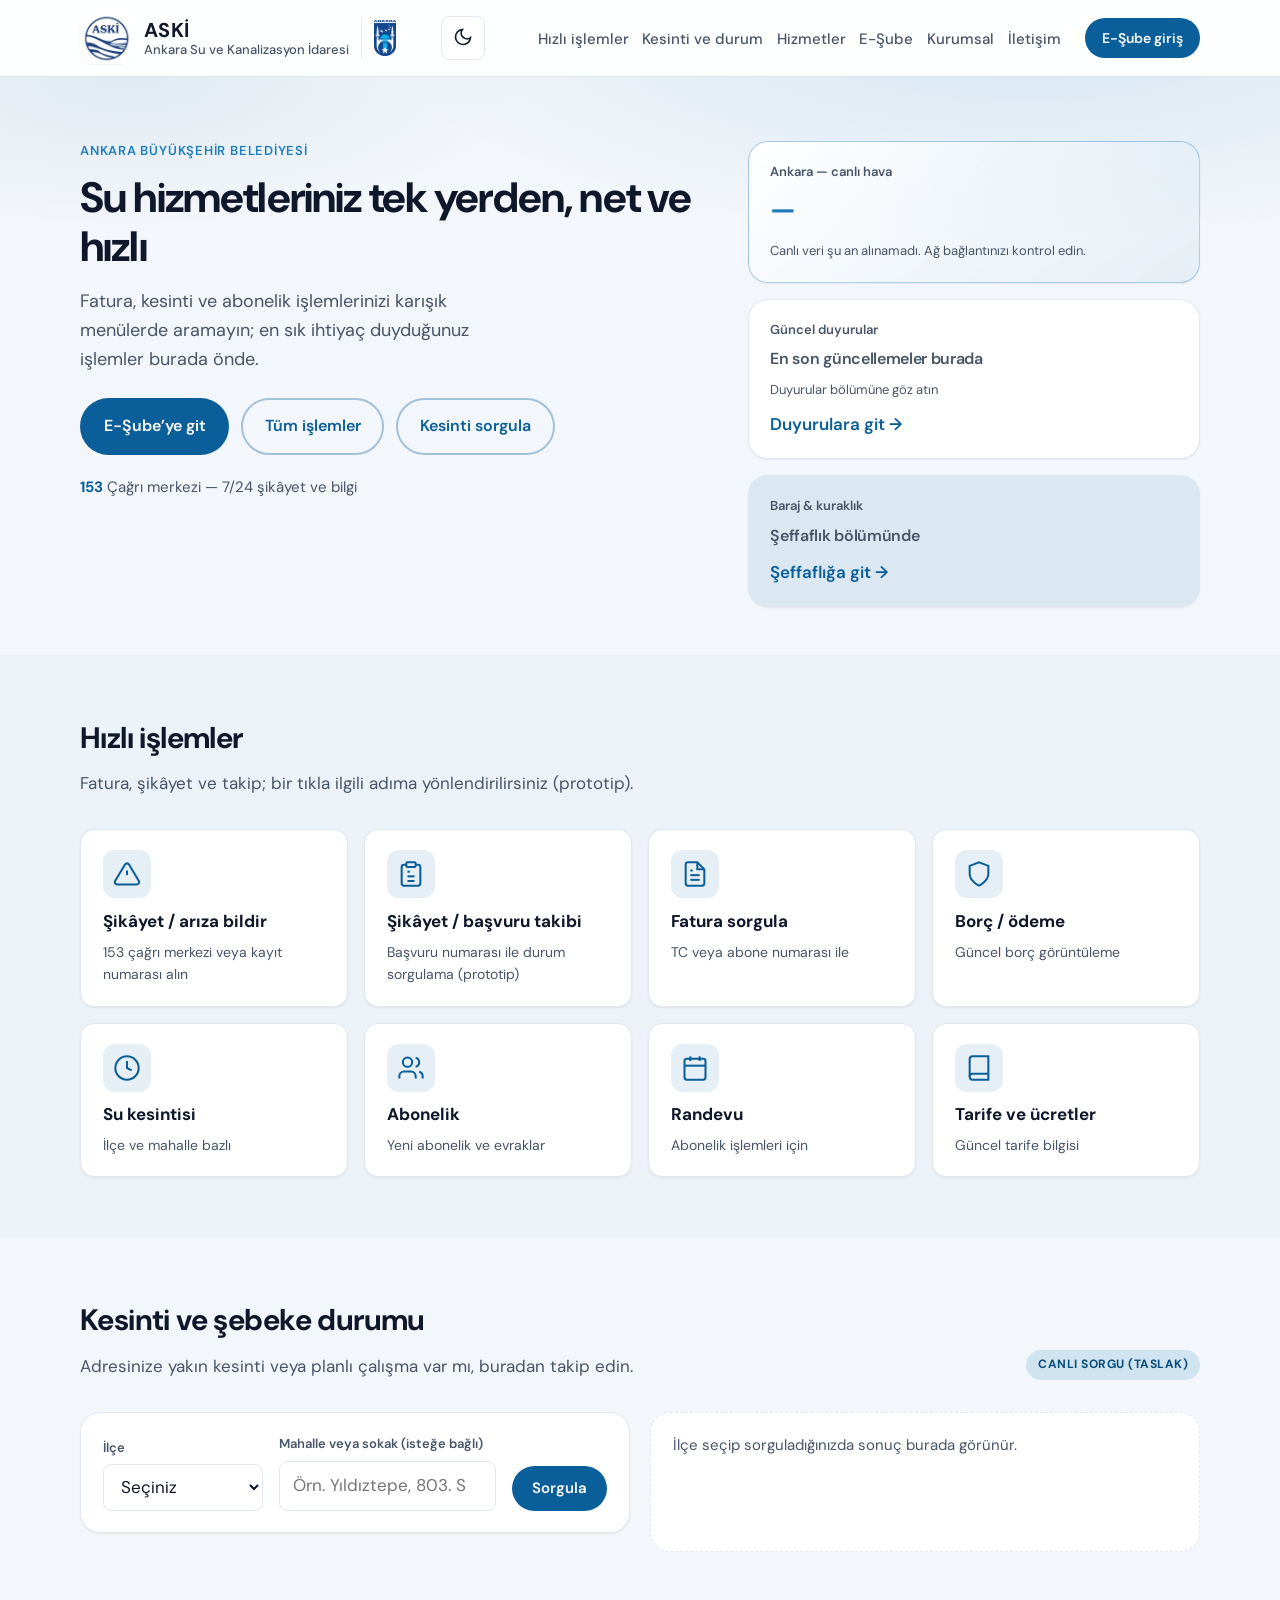
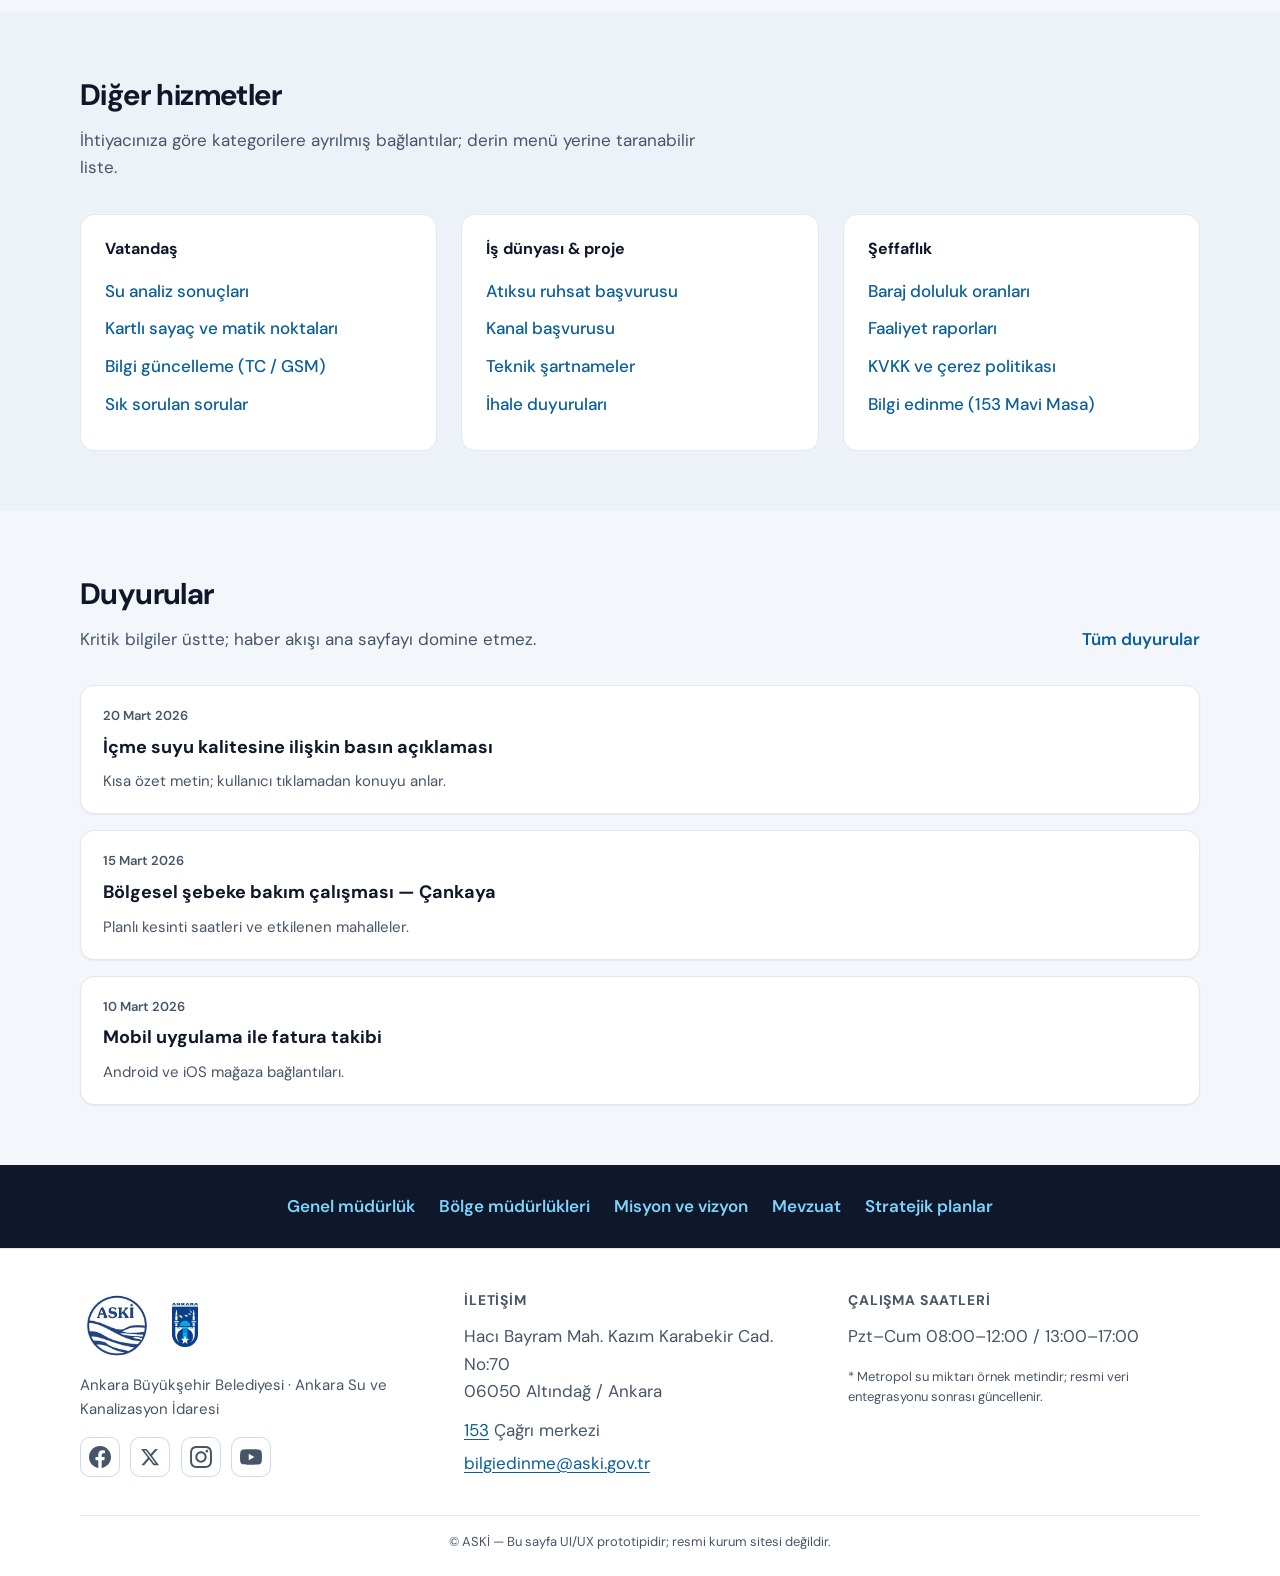
<file: index.html>
<!DOCTYPE html>
<html lang="tr">
  <head>
    <meta charset="utf-8" />
    <meta name="viewport" content="width=device-width, initial-scale=1" />
    <meta name="description" content="ASKİ — Ankara su ve altyapı hizmetleri. Fatura, kesinti ve abonelik işlemleri." />
    <title>ASKİ — Ankara Su ve Kanalizasyon İdaresi</title>
    <link rel="preconnect" href="https://fonts.googleapis.com" />
    <link rel="preconnect" href="https://fonts.gstatic.com" crossorigin />
    <link href="https://fonts.googleapis.com/css2?family=DM+Sans:ital,opsz,wght@0,9..40,400;0,9..40,500;0,9..40,600;0,9..40,700;1,9..40,400&display=swap" rel="stylesheet" />
    <link rel="stylesheet" href="styles.css" />
    <script>
      (function () {
        var t = localStorage.getItem("theme");
        if (t === "dark" || (t !== "light" && window.matchMedia("(prefers-color-scheme: dark)").matches))
          document.documentElement.setAttribute("data-theme", "dark");
      })();
    </script>
  </head>
  <body>
    <a class="skip-link" href="#icerik">İçeriğe geç</a>

    <header class="site-header" data-header>
      <div class="shell header__inner">
        <div class="header__brand-row">
          <div class="brand-cluster">
            <a class="brand" href="index.html">
              <img class="brand__logo" src="askilogo.jpeg" width="52" height="52" alt="ASKİ" />
              <span class="brand__text">
                <span class="brand__title">ASKİ</span>
                <span class="brand__subtitle">Ankara Su ve Kanalizasyon İdaresi</span>
              </span>
            </a>
            <span class="brand-cluster__sep" aria-hidden="true"></span>
            <a
              class="brand-cluster__abb"
              href="https://ankara.bel.tr"
              target="_blank"
              rel="noopener noreferrer"
              title="Ankara Büyükşehir Belediyesi"
            >
              <img class="brand-cluster__abb-img" src="abb-logo.png" width="120" height="40" alt="Ankara Büyükşehir Belediyesi" />
            </a>
          </div>

          <button type="button" class="nav-toggle" aria-expanded="false" aria-controls="site-nav" data-nav-toggle>
            <span class="nav-toggle__bar"></span>
            <span class="visually-hidden">Menüyü aç / kapat</span>
          </button>
        </div>

        <div class="header__tools">
          <button type="button" class="theme-toggle" data-theme-toggle aria-label="Karanlık temayı aç" title="Görünüm">
            <span class="theme-toggle__icon theme-toggle__icon--moon" aria-hidden="true">
              <svg width="20" height="20" viewBox="0 0 24 24" fill="none" stroke="currentColor" stroke-width="2"><path d="M21 12.79A9 9 0 1 1 11.21 3 7 7 0 0 0 21 12.79z"/></svg>
            </span>
            <span class="theme-toggle__icon theme-toggle__icon--sun" aria-hidden="true" hidden>
              <svg width="20" height="20" viewBox="0 0 24 24" fill="none" stroke="currentColor" stroke-width="2"><circle cx="12" cy="12" r="4"/><path d="M12 2v2M12 20v2M4.93 4.93l1.41 1.41M17.66 17.66l1.41 1.41M2 12h2M20 12h2M4.93 19.07l1.41-1.41M17.66 6.34l1.41-1.41"/></svg>
            </span>
          </button>
        </div>

        <nav id="site-nav" class="site-nav" data-nav>
          <ul class="site-nav__list">
            <li><a href="#hizli">Hızlı işlemler</a></li>
            <li><a href="#durum">Kesinti ve durum</a></li>
            <li><a href="#hizmetler">Hizmetler</a></li>
            <li><a href="esube.html">E-Şube</a></li>
            <li><a href="#kurumsal">Kurumsal</a></li>
            <li><a href="#iletisim">İletişim</a></li>
          </ul>
          <a class="btn btn--primary btn--sm site-nav__cta" href="esube.html">E-Şube giriş</a>
        </nav>
      </div>
    </header>

    <main id="icerik">
      <section class="hero" aria-labelledby="hero-title">
        <div class="shell hero__grid">
          <div class="hero__copy">
            <p class="eyebrow">Ankara Büyükşehir Belediyesi</p>
            <h1 id="hero-title" class="hero__title">Su hizmetleriniz tek yerden, net ve hızlı</h1>
            <p class="hero__lead">
              Fatura, kesinti ve abonelik işlemlerinizi karışık menülerde aramayın; en sık ihtiyaç duyduğunuz işlemler burada önde.
            </p>
            <div class="hero__actions">
              <a class="btn btn--primary btn--lg" href="esube.html">E-Şube’ye git</a>
              <a class="btn btn--ghost btn--lg" href="#hizli">Tüm işlemler</a>
              <a class="btn btn--ghost btn--lg" href="#durum">Kesinti sorgula</a>
            </div>
            <p class="hero__note">
              <strong>153</strong> Çağrı merkezi — 7/24 şikâyet ve bilgi
            </p>
          </div>
          <div class="hero__panel" role="region" aria-label="Özet durum">
            <div class="stat-card stat-card--live" data-live-weather>
              <span class="stat-card__label">Ankara — canlı hava</span>
              <span class="stat-card__value stat-card__value--weather" data-weather-temp aria-live="polite">Yükleniyor…</span>
              <span class="stat-card__meta" data-weather-meta>Open-Meteo API'den alınıyor…</span>
            </div>
            <div class="stat-card">
              <span class="stat-card__label">Güncel duyurular</span>
              <span class="stat-card__value stat-card__value--sm">En son güncellemeler burada</span>
              <span class="stat-card__meta">Duyurular bölümüne göz atın</span>
              <a class="stat-card__link" href="#duyurular">Duyurulara git →</a>
            </div>
            <div class="stat-card stat-card--muted">
              <span class="stat-card__label">Baraj & kuraklık</span>
              <span class="stat-card__value stat-card__value--sm">Şeffaflık bölümünde</span>
              <a class="stat-card__link" href="#hizmetler">Şeffaflığa git →</a>
            </div>
          </div>
        </div>
      </section>

      <section id="hizli" class="section section--tint" aria-labelledby="hizli-title">
        <div class="shell">
          <div class="section__head">
            <h2 id="hizli-title" class="section__title">Hızlı işlemler</h2>
            <p class="section__desc">Fatura, şikâyet ve takip; bir tıkla ilgili adıma yönlendirilirsiniz (prototip).</p>
          </div>
          <ul class="quick-grid">
            <li>
              <a class="quick-card" href="tel:153">
                <span class="quick-card__icon" aria-hidden="true">
                  <svg width="28" height="28" viewBox="0 0 24 24" fill="none" stroke="currentColor" stroke-width="1.75"><path d="M10.29 3.86 1.82 18a2 2 0 0 0 1.71 3h16.94a2 2 0 0 0 1.71-3L13.71 3.86a2 2 0 0 0-3.42 0z"/><path d="M12 9v4"/><path d="M12 17h.01"/></svg>
                </span>
                <span class="quick-card__title">Şikâyet / arıza bildir</span>
                <span class="quick-card__hint">153 çağrı merkezi veya kayıt numarası alın</span>
              </a>
            </li>
            <li>
              <a class="quick-card" href="esube.html">
                <span class="quick-card__icon" aria-hidden="true">
                  <svg width="28" height="28" viewBox="0 0 24 24" fill="none" stroke="currentColor" stroke-width="1.75"><path d="M16 4h2a2 2 0 0 1 2 2v14a2 2 0 0 1-2 2H6a2 2 0 0 1-2-2V6a2 2 0 0 1 2-2h2"/><rect x="8" y="2" width="8" height="4" rx="1"/><path d="M9 14h6"/><path d="M9 18h6"/><path d="M9 10h2"/></svg>
                </span>
                <span class="quick-card__title">Şikâyet / başvuru takibi</span>
                <span class="quick-card__hint">Başvuru numarası ile durum sorgulama (prototip)</span>
              </a>
            </li>
            <li>
              <a class="quick-card" href="esube.html">
                <span class="quick-card__icon" aria-hidden="true">
                  <svg width="28" height="28" viewBox="0 0 24 24" fill="none" stroke="currentColor" stroke-width="1.75"><path d="M14 2H6a2 2 0 0 0-2 2v16a2 2 0 0 0 2 2h12a2 2 0 0 0 2-2V8z"/><path d="M14 2v6h6"/><path d="M16 13H8"/><path d="M16 17H8"/><path d="M10 9H8"/></svg>
                </span>
                <span class="quick-card__title">Fatura sorgula</span>
                <span class="quick-card__hint">TC veya abone numarası ile</span>
              </a>
            </li>
            <li>
              <a class="quick-card" href="esube.html">
                <span class="quick-card__icon" aria-hidden="true">
                  <svg width="28" height="28" viewBox="0 0 24 24" fill="none" stroke="currentColor" stroke-width="1.75"><path d="M12 22s8-4 8-10V5l-8-3-8 3v7c0 6 8 10 8 10z"/></svg>
                </span>
                <span class="quick-card__title">Borç / ödeme</span>
                <span class="quick-card__hint">Güncel borç görüntüleme</span>
              </a>
            </li>
            <li>
              <a class="quick-card" href="#durum">
                <span class="quick-card__icon" aria-hidden="true">
                  <svg width="28" height="28" viewBox="0 0 24 24" fill="none" stroke="currentColor" stroke-width="1.75"><circle cx="12" cy="12" r="10"/><path d="M12 6v6l4 2"/></svg>
                </span>
                <span class="quick-card__title">Su kesintisi</span>
                <span class="quick-card__hint">İlçe ve mahalle bazlı</span>
              </a>
            </li>
            <li>
              <a class="quick-card" href="esube.html">
                <span class="quick-card__icon" aria-hidden="true">
                  <svg width="28" height="28" viewBox="0 0 24 24" fill="none" stroke="currentColor" stroke-width="1.75"><path d="M16 21v-2a4 4 0 0 0-4-4H6a4 4 0 0 0-4 4v2"/><circle cx="9" cy="7" r="4"/><path d="M22 21v-2a4 4 0 0 0-3-3.87"/><path d="M16 3.13a4 4 0 0 1 0 7.75"/></svg>
                </span>
                <span class="quick-card__title">Abonelik</span>
                <span class="quick-card__hint">Yeni abonelik ve evraklar</span>
              </a>
            </li>
            <li>
              <a class="quick-card" href="esube.html">
                <span class="quick-card__icon" aria-hidden="true">
                  <svg width="28" height="28" viewBox="0 0 24 24" fill="none" stroke="currentColor" stroke-width="1.75"><rect x="3" y="4" width="18" height="18" rx="2"/><path d="M16 2v4"/><path d="M8 2v4"/><path d="M3 10h18"/></svg>
                </span>
                <span class="quick-card__title">Randevu</span>
                <span class="quick-card__hint">Abonelik işlemleri için</span>
              </a>
            </li>
            <li>
              <a class="quick-card" href="#hizmetler">
                <span class="quick-card__icon" aria-hidden="true">
                  <svg width="28" height="28" viewBox="0 0 24 24" fill="none" stroke="currentColor" stroke-width="1.75"><path d="M4 19.5A2.5 2.5 0 0 1 6.5 17H20"/><path d="M6.5 2H20v20H6.5A2.5 2.5 0 0 1 4 19.5v-15A2.5 2.5 0 0 1 6.5 2z"/></svg>
                </span>
                <span class="quick-card__title">Tarife ve ücretler</span>
                <span class="quick-card__hint">Güncel tarife bilgisi</span>
              </a>
            </li>
          </ul>
        </div>
      </section>

      <section id="durum" class="section" aria-labelledby="durum-title">
        <div class="shell">
          <div class="section__head section__head--row">
            <div>
              <h2 id="durum-title" class="section__title">Kesinti ve şebeke durumu</h2>
              <p class="section__desc">Adresinize yakın kesinti veya planlı çalışma var mı, buradan takip edin.</p>
            </div>
            <span class="badge badge--live">Canlı sorgu (taslak)</span>
          </div>
          <div class="lookup-panel">
            <form class="lookup-form" action="#" method="get" role="search" aria-label="Kesinti sorgula">
              <label class="field">
                <span class="field__label">İlçe</span>
                <select class="field__control" name="ilce">
                  <option value="">Seçiniz</option>
                  <option>Çankaya</option>
                  <option>Keçiören</option>
                  <option>Mamak</option>
                  <option>Yenimahalle</option>
                  <option>Etimesgut</option>
                  <option>Sincan</option>
                  <option>Altındağ</option>
                  <option>Gölbaşı</option>
                  <option>Pursaklar</option>
                  <option>Akyurt</option>
                  <option>Çubuk</option>
                </select>
              </label>
              <label class="field field--grow">
                <span class="field__label">Mahalle veya sokak (isteğe bağlı)</span>
                <input class="field__control" type="search" name="q" placeholder="Örn. Yıldıztepe, 803. Sokak" autocomplete="address-line2" />
              </label>
              <button type="submit" class="btn btn--primary lookup-form__submit">Sorgula</button>
            </form>
            <div class="lookup-result" role="status">
              <p class="lookup-result__placeholder">İlçe seçip sorguladığınızda sonuç burada görünür.</p>
            </div>
          </div>
        </div>
      </section>

      <section id="hizmetler" class="section section--tint" aria-labelledby="hizmetler-title">
        <div class="shell">
          <div class="section__head">
            <h2 id="hizmetler-title" class="section__title">Diğer hizmetler</h2>
            <p class="section__desc">İhtiyacınıza göre kategorilere ayrılmış bağlantılar; derin menü yerine taranabilir liste.</p>
          </div>
          <div class="service-cols">
            <div class="service-block">
              <h3 class="service-block__title">Vatandaş</h3>
              <ul class="link-list">
                <li><a href="404.html">Su analiz sonuçları</a></li>
                <li><a href="404.html">Kartlı sayaç ve matik noktaları</a></li>
                <li><a href="404.html">Bilgi güncelleme (TC / GSM)</a></li>
                <li><a href="404.html">Sık sorulan sorular</a></li>
              </ul>
            </div>
            <div class="service-block">
              <h3 class="service-block__title">İş dünyası & proje</h3>
              <ul class="link-list">
                <li><a href="404.html">Atıksu ruhsat başvurusu</a></li>
                <li><a href="404.html">Kanal başvurusu</a></li>
                <li><a href="404.html">Teknik şartnameler</a></li>
                <li><a href="404.html">İhale duyuruları</a></li>
              </ul>
            </div>
            <div class="service-block">
              <h3 class="service-block__title">Şeffaflık</h3>
              <ul class="link-list">
                <li><a href="404.html">Baraj doluluk oranları</a></li>
                <li><a href="404.html">Faaliyet raporları</a></li>
                <li><a href="404.html">KVKK ve çerez politikası</a></li>
                <li><a href="404.html">Bilgi edinme (153 Mavi Masa)</a></li>
              </ul>
            </div>
          </div>
        </div>
      </section>

      <section id="duyurular" class="section" aria-labelledby="duyuru-title">
        <div class="shell">
          <div class="section__head section__head--row">
            <div>
              <h2 id="duyuru-title" class="section__title">Duyurular</h2>
              <p class="section__desc">Kritik bilgiler üstte; haber akışı ana sayfayı domine etmez.</p>
            </div>
            <a class="text-link" href="#duyurular">Tüm duyurular</a>
          </div>
          <ul class="news-list">
            <li>
              <article class="news-item">
                <time class="news-item__date" datetime="2026-03-20">20 Mart 2026</time>
                <h3 class="news-item__title"><a href="404.html">İçme suyu kalitesine ilişkin basın açıklaması</a></h3>
                <p class="news-item__excerpt">Kısa özet metin; kullanıcı tıklamadan konuyu anlar.</p>
              </article>
            </li>
            <li>
              <article class="news-item">
                <time class="news-item__date" datetime="2026-03-15">15 Mart 2026</time>
                <h3 class="news-item__title"><a href="404.html">Bölgesel şebeke bakım çalışması — Çankaya</a></h3>
                <p class="news-item__excerpt">Planlı kesinti saatleri ve etkilenen mahalleler.</p>
              </article>
            </li>
            <li>
              <article class="news-item">
                <time class="news-item__date" datetime="2026-03-10">10 Mart 2026</time>
                <h3 class="news-item__title"><a href="404.html">Mobil uygulama ile fatura takibi</a></h3>
                <p class="news-item__excerpt">Android ve iOS mağaza bağlantıları.</p>
              </article>
            </li>
          </ul>
        </div>
      </section>

      <section id="kurumsal" class="section section--dark" aria-labelledby="kurumsal-title">
        <div class="shell kurumsal-strip">
          <h2 id="kurumsal-title" class="visually-hidden">Kurumsal kısayollar</h2>
          <ul class="kurumsal-strip__list">
            <li><a href="404.html">Genel müdürlük</a></li>
            <li><a href="404.html">Bölge müdürlükleri</a></li>
            <li><a href="404.html">Misyon ve vizyon</a></li>
            <li><a href="404.html">Mevzuat</a></li>
            <li><a href="404.html">Stratejik planlar</a></li>
          </ul>
        </div>
      </section>
    </main>

    <footer id="iletisim" class="site-footer">
      <div class="shell footer__grid">
        <div class="footer__brand">
          <div class="footer__logos">
            <img class="footer__logo" src="askilogo.jpeg" width="72" height="72" alt="ASKİ" loading="lazy" decoding="async" />
            <img class="footer__logo footer__logo--abb" src="abb-logo.png" width="140" height="48" alt="Ankara Büyükşehir Belediyesi" loading="lazy" decoding="async" />
          </div>
          <p class="footer__tagline">Ankara Büyükşehir Belediyesi · Ankara Su ve Kanalizasyon İdaresi</p>
          <div class="footer__social" aria-label="Sosyal medya">
            <a class="footer__social-link" href="https://www.facebook.com/ankarabuyuksehir" target="_blank" rel="noopener noreferrer" aria-label="Facebook">
              <svg width="22" height="22" viewBox="0 0 24 24" fill="currentColor" aria-hidden="true"><path d="M24 12.073c0-6.627-5.373-12-12-12s-12 5.373-12 12c0 5.99 4.388 10.954 10.125 11.854v-8.385H7.078v-3.47h3.047V9.43c0-3.007 1.792-4.669 4.533-4.669 1.312 0 2.686.235 2.686.235v2.953H15.83c-1.491 0-1.956.925-1.956 1.874v2.25h3.328l-.532 3.47h-2.796v8.385C19.612 23.027 24 18.062 24 12.073z"/></svg>
            </a>
            <a class="footer__social-link" href="https://twitter.com/abbankara26" target="_blank" rel="noopener noreferrer" aria-label="X (Twitter)">
              <svg width="20" height="20" viewBox="0 0 24 24" fill="currentColor" aria-hidden="true"><path d="M18.244 2.25h3.308l-7.227 8.26 8.502 11.24H16.17l-5.214-6.817L4.99 21.75H1.68l7.73-8.835L1.254 2.25H8.08l4.713 6.231zm-1.161 17.52h1.833L7.084 4.126H5.117z"/></svg>
            </a>
            <a class="footer__social-link" href="https://www.instagram.com/ankara_bel/" target="_blank" rel="noopener noreferrer" aria-label="Instagram">
              <svg width="22" height="22" viewBox="0 0 24 24" fill="currentColor" aria-hidden="true"><path d="M12 2.163c3.204 0 3.584.012 4.85.07 3.252.148 4.771 1.691 4.919 4.919.058 1.265.069 1.645.069 4.849 0 3.205-.012 3.584-.069 4.849-.149 3.225-1.664 4.771-4.919 4.919-1.266.058-1.644.07-4.85.07-3.204 0-3.584-.012-4.849-.07-3.26-.149-4.771-1.699-4.919-4.92-.058-1.265-.07-1.644-.07-4.849 0-3.204.013-3.583.07-4.849.149-3.227 1.664-4.771 4.919-4.919 1.266-.057 1.645-.069 4.849-.069zm0-2.163c-3.259 0-3.667.014-4.947.072-4.358.2-6.78 2.618-6.98 6.98-.059 1.281-.073 1.689-.073 4.948 0 3.259.014 3.668.072 4.948.2 4.358 2.618 6.78 6.98 6.98 1.281.058 1.689.072 4.948.072 3.259 0 3.668-.014 4.948-.072 4.354-.2 6.782-2.618 6.979-6.98.059-1.28.073-1.689.073-4.948 0-3.259-.014-3.667-.072-4.947-.196-4.354-2.617-6.78-6.979-6.98-1.281-.059-1.69-.073-4.949-.073zm0 5.838c-3.403 0-6.162 2.759-6.162 6.162s2.759 6.163 6.162 6.163 6.162-2.759 6.162-6.163c0-3.403-2.759-6.162-6.162-6.162zm0 10.162c-2.209 0-4-1.79-4-4 0-2.209 1.791-4 4-4s4 1.791 4 4c0 2.21-1.791 4-4 4zm6.406-11.845c-.796 0-1.441.645-1.441 1.44s.645 1.44 1.441 1.44c.795 0 1.439-.645 1.439-1.44s-.644-1.44-1.439-1.44z"/></svg>
            </a>
            <a class="footer__social-link" href="https://www.youtube.com/user/AnkaraBelTV" target="_blank" rel="noopener noreferrer" aria-label="YouTube">
              <svg width="22" height="22" viewBox="0 0 24 24" fill="currentColor" aria-hidden="true"><path d="M23.498 6.186a3.016 3.016 0 0 0-2.122-2.136C19.505 3.545 12 3.545 12 3.545s-7.505 0-9.377.505A3.017 3.017 0 0 0 .502 6.186C0 8.07 0 12 0 12s0 3.93.502 5.814a3.016 3.016 0 0 0 2.122 2.136c1.871.505 9.376.505 9.376.505s7.505 0 9.377-.505a3.015 3.015 0 0 0 2.122-2.136C24 15.93 24 12 24 12s0-3.93-.502-5.814zM9.545 15.568V8.432L15.818 12l-6.273 3.568z"/></svg>
            </a>
          </div>
        </div>
        <div class="footer__block">
          <h3 class="footer__heading">İletişim</h3>
          <address class="footer__address">
            Hacı Bayram Mah. Kazım Karabekir Cad. No:70<br />
            06050 Altındağ / Ankara
          </address>
          <p><a href="tel:153">153</a> Çağrı merkezi</p>
          <p><a href="mailto:bilgiedinme@aski.gov.tr">bilgiedinme@aski.gov.tr</a></p>
        </div>
        <div class="footer__block">
          <h3 class="footer__heading">Çalışma saatleri</h3>
          <p>Pzt–Cum 08:00–12:00 / 13:00–17:00</p>
          <p class="footer__fine">* Metropol su miktarı örnek metindir; resmi veri entegrasyonu sonrası güncellenir.</p>
        </div>
      </div>
      <div class="shell footer__bottom">
        <p>© ASKİ — Bu sayfa UI/UX prototipidir; resmi kurum sitesi değildir.</p>
      </div>
    </footer>

    <script src="script.js"></script>
  </body>
</html>
</file>
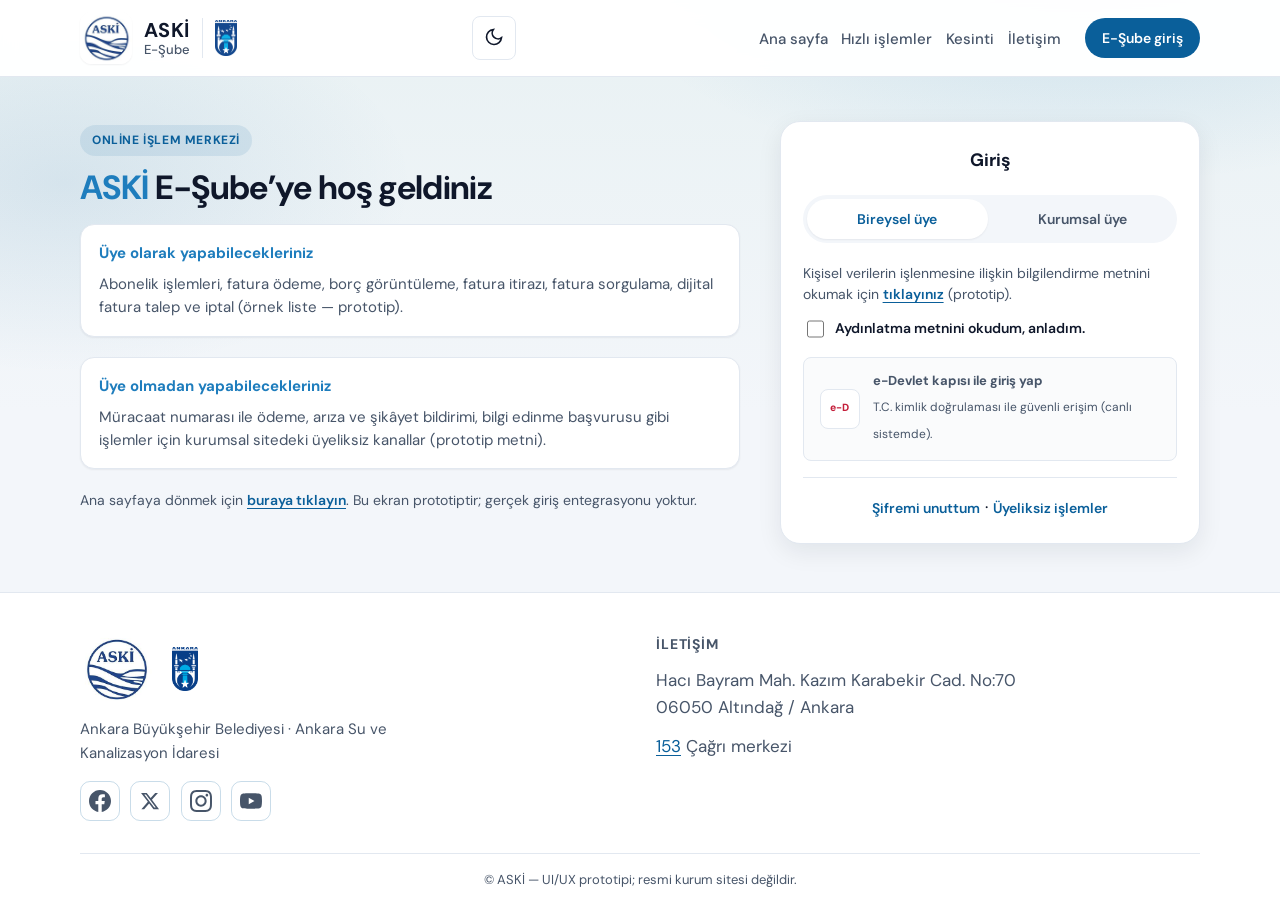
<file: esube.html>
<!DOCTYPE html>
<html lang="tr">
  <head>
    <meta charset="utf-8" />
    <meta name="viewport" content="width=device-width, initial-scale=1" />
    <meta name="description" content="ASKİ E-Şube — Online işlemler ve giriş (prototip)." />
    <title>E-Şube giriş — ASKİ</title>
    <link rel="preconnect" href="https://fonts.googleapis.com" />
    <link rel="preconnect" href="https://fonts.gstatic.com" crossorigin />
    <link href="https://fonts.googleapis.com/css2?family=DM+Sans:ital,opsz,wght@0,9..40,400;0,9..40,500;0,9..40,600;0,9..40,700;1,9..40,400&display=swap" rel="stylesheet" />
    <link rel="stylesheet" href="styles.css" />
    <script>
      (function () {
        var t = localStorage.getItem("theme");
        if (t === "dark" || (t !== "light" && window.matchMedia("(prefers-color-scheme: dark)").matches))
          document.documentElement.setAttribute("data-theme", "dark");
      })();
    </script>
  </head>
  <body class="page-esube">
    <a class="skip-link" href="#esube-icerik">İçeriğe geç</a>

    <header class="site-header" data-header>
      <div class="shell header__inner">
        <div class="header__brand-row">
          <div class="brand-cluster">
            <a class="brand" href="index.html">
              <img class="brand__logo" src="askilogo.jpeg" width="52" height="52" alt="ASKİ" />
              <span class="brand__text">
                <span class="brand__title">ASKİ</span>
                <span class="brand__subtitle">E-Şube</span>
              </span>
            </a>
            <span class="brand-cluster__sep" aria-hidden="true"></span>
            <a
              class="brand-cluster__abb"
              href="https://ankara.bel.tr"
              target="_blank"
              rel="noopener noreferrer"
              title="Ankara Büyükşehir Belediyesi"
            >
              <img class="brand-cluster__abb-img" src="abb-logo.png" width="120" height="40" alt="Ankara Büyükşehir Belediyesi" />
            </a>
          </div>

          <button type="button" class="nav-toggle" aria-expanded="false" aria-controls="site-nav" data-nav-toggle>
            <span class="nav-toggle__bar"></span>
            <span class="visually-hidden">Menüyü aç / kapat</span>
          </button>
        </div>

        <div class="header__tools">
          <button type="button" class="theme-toggle" data-theme-toggle aria-label="Karanlık temayı aç" title="Görünüm">
            <span class="theme-toggle__icon theme-toggle__icon--moon" aria-hidden="true">
              <svg width="20" height="20" viewBox="0 0 24 24" fill="none" stroke="currentColor" stroke-width="2"><path d="M21 12.79A9 9 0 1 1 11.21 3 7 7 0 0 0 21 12.79z"/></svg>
            </span>
            <span class="theme-toggle__icon theme-toggle__icon--sun" aria-hidden="true" hidden>
              <svg width="20" height="20" viewBox="0 0 24 24" fill="none" stroke="currentColor" stroke-width="2"><circle cx="12" cy="12" r="4"/><path d="M12 2v2M12 20v2M4.93 4.93l1.41 1.41M17.66 17.66l1.41 1.41M2 12h2M20 12h2M4.93 19.07l1.41-1.41M17.66 6.34l1.41-1.41"/></svg>
            </span>
          </button>
        </div>

        <nav id="site-nav" class="site-nav" data-nav>
          <ul class="site-nav__list">
            <li><a href="index.html">Ana sayfa</a></li>
            <li><a href="index.html#hizli">Hızlı işlemler</a></li>
            <li><a href="index.html#durum">Kesinti</a></li>
            <li><a href="index.html#iletisim">İletişim</a></li>
          </ul>
          <a class="btn btn--primary btn--sm site-nav__cta" href="esube.html" aria-current="page">E-Şube giriş</a>
        </nav>
      </div>
    </header>

    <main id="esube-icerik" class="esube-main">
      <div class="shell esube-layout">
        <div class="esube-intro">
          <p class="esube-intro__badge">Online işlem merkezi</p>
          <h1 class="esube-intro__title"><span>ASKİ</span> E-Şube’ye hoş geldiniz</h1>

          <div class="esube-intro__block">
            <h2>Üye olarak yapabilecekleriniz</h2>
            <p>
              Abonelik işlemleri, fatura ödeme, borç görüntüleme, fatura itirazı, fatura sorgulama, dijital fatura talep ve iptal (örnek liste — prototip).
            </p>
          </div>

          <div class="esube-intro__block">
            <h2>Üye olmadan yapabilecekleriniz</h2>
            <p>
              Müracaat numarası ile ödeme, arıza ve şikâyet bildirimi, bilgi edinme başvurusu gibi işlemler için kurumsal sitedeki üyeliksiz kanallar (prototip metni).
            </p>
          </div>

          <p class="esube-intro__note">
            Ana sayfaya dönmek için <a href="index.html">buraya tıklayın</a>. Bu ekran prototiptir; gerçek giriş entegrasyonu yoktur.
          </p>
        </div>

        <div class="esube-card">
          <h2 class="esube-card__title">Giriş</h2>

          <div class="login-tabs" role="tablist" aria-label="Giriş türü">
            <button type="button" class="login-tabs__btn" role="tab" aria-selected="true" aria-controls="panel-bireysel" id="tab-bireysel" data-login-tab="bireysel">
              Bireysel üye
            </button>
            <button type="button" class="login-tabs__btn" role="tab" aria-selected="false" aria-controls="panel-kurumsal" id="tab-kurumsal" data-login-tab="kurumsal">
              Kurumsal üye
            </button>
          </div>

          <div class="login-panel" id="panel-bireysel" role="tabpanel" aria-labelledby="tab-bireysel" data-login-panel="bireysel">
            <p class="kvkk-line">
              Kişisel verilerin işlenmesine ilişkin bilgilendirme metnini okumak için
              <a href="#">tıklayınız</a> (prototip).
            </p>
            <label class="kvkk-check">
              <input type="checkbox" id="kvkk-ok" />
              <span>Aydınlatma metnini okudum, anladım.</span>
            </label>
            <a class="edevlet-box" href="#" id="edevlet-giris" title="Prototip — e-Devlet bağlantısı yok">
              <span class="edevlet-box__icon" aria-hidden="true">e-D</span>
              <span class="edevlet-box__text">
                <strong>e-Devlet kapısı ile giriş yap</strong>
                <span>T.C. kimlik doğrulaması ile güvenli erişim (canlı sistemde).</span>
              </span>
            </a>
          </div>

          <div class="login-panel" id="panel-kurumsal" role="tabpanel" aria-labelledby="tab-kurumsal" data-login-panel="kurumsal" hidden>
            <form class="form-stack" action="#" method="post">
              <label class="visually-hidden" for="kurum-no">Kurum numarası</label>
              <input id="kurum-no" class="round-input" type="text" name="kurumNo" placeholder="Kurum numarası" autocomplete="username" inputmode="numeric" />

              <label class="visually-hidden" for="kurum-sifre">Şifre</label>
              <input id="kurum-sifre" class="round-input" type="password" name="sifre" placeholder="Şifre" autocomplete="current-password" />

              <p class="esube-hint">Canlı ortamda güvenlik doğrulaması (ör. CAPTCHA) eklenebilir.</p>

              <button type="button" class="esube-submit">Giriş yap</button>
            </form>
          </div>

          <div class="esube-foot">
            <a href="#">Şifremi unuttum</a>
            ·
            <a href="#">Üyeliksiz işlemler</a>
          </div>
        </div>
      </div>
    </main>

    <footer class="site-footer">
      <div class="shell footer__grid">
        <div class="footer__brand">
          <div class="footer__logos">
            <img class="footer__logo" src="askilogo.jpeg" width="72" height="72" alt="ASKİ" loading="lazy" decoding="async" />
            <img class="footer__logo footer__logo--abb" src="abb-logo.png" width="140" height="48" alt="Ankara Büyükşehir Belediyesi" loading="lazy" decoding="async" />
          </div>
          <p class="footer__tagline">Ankara Büyükşehir Belediyesi · Ankara Su ve Kanalizasyon İdaresi</p>
          <div class="footer__social" aria-label="Sosyal medya">
            <a class="footer__social-link" href="https://www.facebook.com/ankarabuyuksehir" target="_blank" rel="noopener noreferrer" aria-label="Facebook">
              <svg width="22" height="22" viewBox="0 0 24 24" fill="currentColor" aria-hidden="true"><path d="M24 12.073c0-6.627-5.373-12-12-12s-12 5.373-12 12c0 5.99 4.388 10.954 10.125 11.854v-8.385H7.078v-3.47h3.047V9.43c0-3.007 1.792-4.669 4.533-4.669 1.312 0 2.686.235 2.686.235v2.953H15.83c-1.491 0-1.956.925-1.956 1.874v2.25h3.328l-.532 3.47h-2.796v8.385C19.612 23.027 24 18.062 24 12.073z"/></svg>
            </a>
            <a class="footer__social-link" href="https://twitter.com/abbankara26" target="_blank" rel="noopener noreferrer" aria-label="X (Twitter)">
              <svg width="20" height="20" viewBox="0 0 24 24" fill="currentColor" aria-hidden="true"><path d="M18.244 2.25h3.308l-7.227 8.26 8.502 11.24H16.17l-5.214-6.817L4.99 21.75H1.68l7.73-8.835L1.254 2.25H8.08l4.713 6.231zm-1.161 17.52h1.833L7.084 4.126H5.117z"/></svg>
            </a>
            <a class="footer__social-link" href="https://www.instagram.com/ankara_bel/" target="_blank" rel="noopener noreferrer" aria-label="Instagram">
              <svg width="22" height="22" viewBox="0 0 24 24" fill="currentColor" aria-hidden="true"><path d="M12 2.163c3.204 0 3.584.012 4.85.07 3.252.148 4.771 1.691 4.919 4.919.058 1.265.069 1.645.069 4.849 0 3.205-.012 3.584-.069 4.849-.149 3.225-1.664 4.771-4.919 4.919-1.266.058-1.644.07-4.85.07-3.204 0-3.584-.012-4.849-.07-3.26-.149-4.771-1.699-4.919-4.92-.058-1.265-.07-1.644-.07-4.849 0-3.204.013-3.583.07-4.849.149-3.227 1.664-4.771 4.919-4.919 1.266-.057 1.645-.069 4.849-.069zm0-2.163c-3.259 0-3.667.014-4.947.072-4.358.2-6.78 2.618-6.98 6.98-.059 1.281-.073 1.689-.073 4.948 0 3.259.014 3.668.072 4.948.2 4.358 2.618 6.78 6.98 6.98 1.281.058 1.689.072 4.948.072 3.259 0 3.668-.014 4.948-.072 4.354-.2 6.782-2.618 6.979-6.98.059-1.28.073-1.689.073-4.948 0-3.259-.014-3.667-.072-4.947-.196-4.354-2.617-6.78-6.979-6.98-1.281-.059-1.69-.073-4.949-.073zm0 5.838c-3.403 0-6.162 2.759-6.162 6.162s2.759 6.163 6.162 6.163 6.162-2.759 6.162-6.163c0-3.403-2.759-6.162-6.162-6.162zm0 10.162c-2.209 0-4-1.79-4-4 0-2.209 1.791-4 4-4s4 1.791 4 4c0 2.21-1.791 4-4 4zm6.406-11.845c-.796 0-1.441.645-1.441 1.44s.645 1.44 1.441 1.44c.795 0 1.439-.645 1.439-1.44s-.644-1.44-1.439-1.44z"/></svg>
            </a>
            <a class="footer__social-link" href="https://www.youtube.com/user/AnkaraBelTV" target="_blank" rel="noopener noreferrer" aria-label="YouTube">
              <svg width="22" height="22" viewBox="0 0 24 24" fill="currentColor" aria-hidden="true"><path d="M23.498 6.186a3.016 3.016 0 0 0-2.122-2.136C19.505 3.545 12 3.545 12 3.545s-7.505 0-9.377.505A3.017 3.017 0 0 0 .502 6.186C0 8.07 0 12 0 12s0 3.93.502 5.814a3.016 3.016 0 0 0 2.122 2.136c1.871.505 9.376.505 9.376.505s7.505 0 9.377-.505a3.015 3.015 0 0 0 2.122-2.136C24 15.93 24 12 24 12s0-3.93-.502-5.814zM9.545 15.568V8.432L15.818 12l-6.273 3.568z"/></svg>
            </a>
          </div>
        </div>
        <div class="footer__block">
          <h3 class="footer__heading">İletişim</h3>
          <address class="footer__address">
            Hacı Bayram Mah. Kazım Karabekir Cad. No:70<br />
            06050 Altındağ / Ankara
          </address>
          <p><a href="tel:153">153</a> Çağrı merkezi</p>
        </div>
      </div>
      <div class="shell footer__bottom">
        <p>© ASKİ — UI/UX prototipi; resmi kurum sitesi değildir.</p>
      </div>
    </footer>

    <script src="script.js"></script>
  </body>
</html>
</file>
<file: styles.css>
/* ASKİ UI prototip — görev odaklı, sade bilgi mimarisi */

:root {
  /* Kurumsal su / kamu mavisi (ASKİ tipi lacivert–mavi) */
  --color-bg: #f3f6fa;
  --color-surface: #ffffff;
  --color-ink: #0f172a;
  --color-ink-muted: #475569;
  --color-border: #e2e8f0;
  --color-accent: #0a5f9a;
  --color-accent-hover: #084a78;
  --color-accent-soft: rgba(10, 95, 154, 0.1);
  --color-wave: #1e7dbd;
  --color-accent-rgb: 10, 95, 154;
  --color-wave-rgb: 30, 125, 189;
  --radius-sm: 8px;
  --radius-md: 14px;
  --radius-lg: 20px;
  --shadow-sm: 0 1px 2px rgba(15, 23, 42, 0.06);
  --shadow-md: 0 8px 24px rgba(15, 23, 42, 0.08);
  --font: "DM Sans", system-ui, -apple-system, sans-serif;
  --header-h: 72px;
  --max: 1120px;
  --space: clamp(1rem, 4vw, 2rem);
  --header-offset: 72px;
}

[data-theme="dark"] {
  --color-bg: #0f1419;
  --color-surface: #1a2332;
  --color-ink: #e8eef4;
  --color-ink-muted: #94a3b8;
  --color-border: #2d3a4d;
  --color-accent: #3b9fdf;
  --color-accent-hover: #6bc5f5;
  --color-accent-soft: rgba(59, 159, 223, 0.18);
  --color-wave: #5ab9f0;
  --color-accent-rgb: 59, 159, 223;
  --color-wave-rgb: 90, 185, 240;
  --shadow-sm: 0 1px 2px rgba(0, 0, 0, 0.28);
  --shadow-md: 0 10px 28px rgba(0, 0, 0, 0.38);
}

*,
*::before,
*::after {
  box-sizing: border-box;
}

html {
  scroll-behavior: smooth;
}

@media (prefers-reduced-motion: reduce) {
  html {
    scroll-behavior: auto;
  }
  *,
  *::before,
  *::after {
    animation-duration: 0.01ms !important;
    animation-iteration-count: 1 !important;
    transition-duration: 0.01ms !important;
  }
}

body {
  margin: 0;
  font-family: var(--font);
  font-size: 1.0625rem;
  line-height: 1.6;
  color: var(--color-ink);
  background: var(--color-bg);
}

img {
  max-width: 100%;
  height: auto;
}

a {
  color: var(--color-accent);
  text-underline-offset: 3px;
}

a:hover {
  color: var(--color-accent-hover);
}

.visually-hidden {
  position: absolute;
  width: 1px;
  height: 1px;
  padding: 0;
  margin: -1px;
  overflow: hidden;
  clip: rect(0, 0, 0, 0);
  white-space: nowrap;
  border: 0;
}

.skip-link {
  position: absolute;
  left: -9999px;
  z-index: 999;
  padding: 0.75rem 1rem;
  background: var(--color-accent);
  color: #fff;
  font-weight: 600;
  border-radius: var(--radius-sm);
}

.skip-link:focus {
  left: var(--space);
  top: var(--space);
}

.shell {
  width: min(100% - 2 * var(--space), var(--max));
  margin-inline: auto;
}

/* Header */

.site-header {
  position: sticky;
  top: 0;
  z-index: 50;
  background: rgba(255, 255, 255, 0.92);
  backdrop-filter: blur(10px);
  border-bottom: 1px solid var(--color-border);
}

[data-theme="dark"] .site-header {
  background: rgba(26, 35, 50, 0.94);
}

.header__inner {
  display: flex;
  flex-wrap: wrap;
  align-items: center;
  gap: 0.75rem 1rem;
  min-height: var(--header-h);
  padding-block: 0.75rem;
}

.header__brand-row {
  display: flex;
  align-items: center;
  justify-content: space-between;
  gap: 1rem;
  flex: 1 1 auto;
  min-width: 0;
}

@media (min-width: 1200px) {
  .header__inner {
    flex-wrap: nowrap;
  }

  .header__brand-row {
    flex: 0 1 auto;
  }
}

.header__tools {
  display: flex;
  align-items: center;
  justify-content: flex-end;
  gap: 0.5rem;
  flex-shrink: 0;
}

@media (min-width: 881px) {
  .header__tools {
    margin-left: auto;
    margin-right: 0.5rem;
  }
}

/* 881–1199px: logo + tema üst satırda; menü tam genişlikte alt satır */
@media (min-width: 881px) and (max-width: 1199px) {
  .header__inner {
    flex-wrap: wrap;
    row-gap: 0.5rem;
  }

  .header__tools {
    flex: 0 0 auto;
    margin-left: auto;
  }

  .site-nav {
    flex-basis: 100%;
    width: 100%;
    margin-left: 0 !important;
    padding-top: 0.65rem;
    border-top: 1px solid var(--color-border);
    gap: 0.75rem;
  }

  .site-nav__list {
    flex: 1 1 auto;
    min-width: 0;
    overflow-x: auto;
    overflow-y: hidden;
    -webkit-overflow-scrolling: touch;
    scrollbar-width: thin;
    padding-bottom: 4px;
    mask-image: linear-gradient(to right, #000 0%, #000 calc(100% - 28px), transparent 100%);
    -webkit-mask-image: linear-gradient(to right, #000 0%, #000 calc(100% - 28px), transparent 100%);
  }

  .site-nav__list li {
    flex-shrink: 0;
  }
}

@media (max-width: 880px) {
  .header__tools {
    flex-basis: 100%;
    order: 3;
    max-width: none;
  }
}

/* Karanlık mod düğmesi */

.theme-toggle {
  display: inline-flex;
  align-items: center;
  justify-content: center;
  width: 44px;
  height: 44px;
  flex-shrink: 0;
  padding: 0;
  border: 1px solid var(--color-border);
  border-radius: var(--radius-sm);
  background: var(--color-surface);
  color: var(--color-ink);
  cursor: pointer;
  transition: background 0.15s ease, border-color 0.15s ease;
}

.theme-toggle:hover {
  border-color: rgba(var(--color-accent-rgb), 0.45);
  background: var(--color-accent-soft);
}

.theme-toggle:focus-visible {
  outline: 3px solid rgba(var(--color-accent-rgb), 0.45);
  outline-offset: 2px;
}

.theme-toggle__icon--sun[hidden],
.theme-toggle__icon--moon[hidden] {
  display: none !important;
}

.brand-cluster {
  display: flex;
  align-items: center;
  gap: 0.75rem;
  flex-shrink: 0;
}

.brand-cluster__sep {
  width: 1px;
  height: 40px;
  background: var(--color-border);
  flex-shrink: 0;
}

.brand-cluster__abb {
  display: flex;
  align-items: center;
  text-decoration: none;
  opacity: 0.95;
  transition: opacity 0.15s ease;
}

.brand-cluster__abb:hover {
  opacity: 1;
}

.brand-cluster__abb-img {
  display: block;
  height: 36px;
  width: auto;
  max-width: 110px;
  object-fit: contain;
}

.brand {
  display: flex;
  align-items: center;
  gap: 0.75rem;
  text-decoration: none;
  color: inherit;
}

.brand__logo {
  width: 52px;
  height: 52px;
  object-fit: contain;
  border-radius: 12px;
  flex-shrink: 0;
  box-shadow: var(--shadow-sm);
}

.brand__text {
  display: flex;
  flex-direction: column;
  line-height: 1.2;
}

.brand__title {
  font-weight: 700;
  font-size: 1.25rem;
  letter-spacing: 0.02em;
}

.brand__subtitle {
  font-size: 0.8125rem;
  color: var(--color-ink-muted);
  font-weight: 500;
}

.brand__title--footer {
  font-size: 1.5rem;
}

.nav-toggle {
  display: none;
  flex-direction: column;
  justify-content: center;
  gap: 6px;
  width: 44px;
  height: 44px;
  padding: 0;
  border: 1px solid var(--color-border);
  border-radius: var(--radius-sm);
  background: var(--color-surface);
  cursor: pointer;
}

.nav-toggle__bar,
.nav-toggle__bar::before,
.nav-toggle__bar::after {
  display: block;
  width: 20px;
  height: 2px;
  margin-inline: auto;
  background: var(--color-ink);
  border-radius: 1px;
}

.nav-toggle__bar {
  position: relative;
  background: transparent;
}

.nav-toggle__bar::before,
.nav-toggle__bar::after {
  content: "";
  position: absolute;
  left: 0;
  transition: transform 0.2s ease;
}

.nav-toggle__bar::before {
  top: -6px;
}

.nav-toggle__bar::after {
  top: 6px;
}

.site-nav[data-open="true"] .nav-toggle__bar::before {
  transform: translateY(6px) rotate(45deg);
}

.site-nav[data-open="true"] .nav-toggle__bar::after {
  transform: translateY(-6px) rotate(-45deg);
}

.site-nav {
  display: flex;
  align-items: center;
  gap: 1.5rem;
}

.site-nav__list {
  display: flex;
  flex-wrap: wrap;
  align-items: center;
  gap: 0.25rem 1.25rem;
  list-style: none;
  margin: 0;
  padding: 0;
}

@media (min-width: 881px) {
  .site-nav__list {
    flex-wrap: nowrap;
    gap: 0.35rem 0.85rem;
  }

  .site-nav__list a {
    white-space: nowrap;
    font-size: 0.875rem;
    padding: 0.35rem 0.1rem;
  }
}

@media (min-width: 1200px) {
  .site-nav__list a {
    font-size: 0.9375rem;
    padding: 0.35rem 0;
  }
}

.site-nav__list a {
  text-decoration: none;
  font-weight: 500;
  color: var(--color-ink-muted);
}

.site-nav__list a:hover,
.site-nav__list a:focus-visible {
  color: var(--color-accent);
}

.site-nav__cta {
  flex-shrink: 0;
}

@media (min-width: 881px) {
  .site-nav {
    margin-left: auto;
  }
}

@media (max-width: 880px) {
  .brand-cluster__sep {
    display: none;
  }

  .brand-cluster__abb-img {
    max-width: 88px;
    height: 30px;
  }

  .nav-toggle {
    display: flex;
  }

  .site-nav {
    position: fixed;
    inset: var(--header-offset) 0 auto 0;
    flex-direction: column;
    align-items: stretch;
    padding: 1rem var(--space) 1.25rem;
    background: var(--color-surface);
    border-bottom: 1px solid var(--color-border);
    box-shadow: var(--shadow-md);
    transform: translateY(-120%);
    opacity: 0;
    pointer-events: none;
    transition: transform 0.2s ease, opacity 0.2s ease;
  }

  .site-nav[data-open="true"] {
    transform: translateY(0);
    opacity: 1;
    pointer-events: auto;
  }

  .site-nav__list {
    flex-direction: column;
    align-items: stretch;
  }

  .site-nav__list a {
    padding: 0.65rem 0;
    border-bottom: 1px solid var(--color-border);
  }

  .site-nav__cta {
    margin-top: 0.5rem;
    text-align: center;
  }

  .site-nav {
    order: 4;
  }
}

/* Buttons */

.btn {
  display: inline-flex;
  align-items: center;
  justify-content: center;
  gap: 0.5rem;
  padding: 0.65rem 1.15rem;
  font-family: inherit;
  font-size: 0.9375rem;
  font-weight: 600;
  text-decoration: none;
  border-radius: 999px;
  border: 2px solid transparent;
  cursor: pointer;
  transition: background 0.15s ease, color 0.15s ease, border-color 0.15s ease;
}

.btn--primary {
  background: var(--color-accent);
  color: #fff;
}

.btn--primary:hover {
  background: var(--color-accent-hover);
  color: #fff;
}

.btn--ghost {
  background: transparent;
  color: var(--color-accent);
  border-color: rgba(var(--color-accent-rgb), 0.35);
}

.btn--ghost:hover {
  background: var(--color-accent-soft);
}

.btn--sm {
  padding: 0.45rem 0.95rem;
  font-size: 0.875rem;
}

.btn--lg {
  padding: 0.85rem 1.35rem;
  font-size: 1rem;
}

.btn:focus-visible {
  outline: 3px solid rgba(var(--color-accent-rgb), 0.45);
  outline-offset: 2px;
}

/* Hero */

.hero {
  padding: clamp(2.5rem, 6vw, 4rem) 0 clamp(2rem, 5vw, 3rem);
  background:
    radial-gradient(1200px 400px at 80% -10%, rgba(var(--color-wave-rgb), 0.14), transparent 55%),
    radial-gradient(800px 300px at 10% 0%, rgba(var(--color-accent-rgb), 0.08), transparent 50%),
    var(--color-bg);
}

[data-theme="dark"] .hero {
  background:
    radial-gradient(1200px 400px at 80% -10%, rgba(var(--color-wave-rgb), 0.12), transparent 55%),
    radial-gradient(800px 300px at 10% 0%, rgba(var(--color-accent-rgb), 0.06), transparent 50%),
    var(--color-bg);
}

.hero__grid {
  display: grid;
  grid-template-columns: 1.15fr 0.85fr;
  gap: clamp(2rem, 5vw, 3.5rem);
  align-items: start;
}

@media (max-width: 900px) {
  .hero__grid {
    grid-template-columns: 1fr;
  }
}

.eyebrow {
  margin: 0 0 0.75rem;
  font-size: 0.8125rem;
  font-weight: 600;
  letter-spacing: 0.06em;
  text-transform: uppercase;
  color: var(--color-wave);
}

.hero__title {
  margin: 0 0 1rem;
  font-size: clamp(1.85rem, 4.5vw, 2.65rem);
  font-weight: 700;
  line-height: 1.15;
  letter-spacing: -0.02em;
}

.hero__lead {
  margin: 0 0 1.5rem;
  color: var(--color-ink-muted);
  font-size: 1.125rem;
  max-width: 36ch;
}

.hero__actions {
  display: flex;
  flex-wrap: wrap;
  gap: 0.75rem;
  margin-bottom: 1.25rem;
}

.hero__note {
  margin: 0;
  font-size: 0.9375rem;
  color: var(--color-ink-muted);
}

.hero__note strong {
  color: var(--color-accent);
  font-weight: 700;
}

.hero__panel {
  display: flex;
  flex-direction: column;
  gap: 1rem;
}

.stat-card {
  padding: 1.25rem 1.35rem;
  background: var(--color-surface);
  border-radius: var(--radius-lg);
  border: 1px solid var(--color-border);
  box-shadow: var(--shadow-sm);
}

.stat-card--muted {
  background: var(--color-accent-soft);
  border-color: transparent;
}

.stat-card--live {
  border-color: rgba(var(--color-wave-rgb), 0.35);
  background: linear-gradient(145deg, var(--color-surface), rgba(var(--color-wave-rgb), 0.06));
}

.stat-card__value--weather {
  font-size: 1.65rem;
  color: var(--color-wave);
}

.stat-card__label {
  display: block;
  font-size: 0.8125rem;
  font-weight: 600;
  color: var(--color-ink-muted);
  margin-bottom: 0.35rem;
}

.stat-card__value {
  display: block;
  font-size: 1.75rem;
  font-weight: 700;
  letter-spacing: -0.02em;
}

.stat-card__value--sm {
  font-size: 1rem;
  font-weight: 600;
  color: var(--color-ink-muted);
}

.stat-card__unit {
  font-size: 1rem;
  font-weight: 600;
  color: var(--color-ink-muted);
}

.stat-card__meta {
  display: block;
  margin-top: 0.5rem;
  font-size: 0.8125rem;
  color: var(--color-ink-muted);
}

.stat-card__link {
  display: inline-block;
  margin-top: 0.65rem;
  font-weight: 600;
  text-decoration: none;
}

.stat-card__link:hover {
  text-decoration: underline;
}

/* Sections */

.section {
  padding: clamp(2.5rem, 5vw, 3.75rem) 0;
}

.section--tint {
  background: #edf2f8;
}

.section--dark {
  padding: 1.75rem 0;
  background: #0f172a;
  color: #e2e8f0;
}

.section--dark a {
  color: #7dd3fc;
}

.section--dark a:hover {
  color: #bae6fd;
}

.section__head {
  margin-bottom: 2rem;
  max-width: 52ch;
}

.section__head--row {
  display: flex;
  flex-wrap: wrap;
  align-items: flex-end;
  justify-content: space-between;
  gap: 1rem;
  max-width: none;
}

.section__title {
  margin: 0 0 0.5rem;
  font-size: clamp(1.5rem, 3vw, 1.85rem);
  font-weight: 700;
  letter-spacing: -0.02em;
}

.section__desc {
  margin: 0;
  color: var(--color-ink-muted);
}

.badge {
  display: inline-block;
  padding: 0.35rem 0.75rem;
  font-size: 0.75rem;
  font-weight: 700;
  letter-spacing: 0.04em;
  text-transform: uppercase;
  border-radius: 999px;
}

.badge--live {
  background: rgba(var(--color-wave-rgb), 0.16);
  color: #0a4d7a;
}

.text-link {
  font-weight: 600;
  text-decoration: none;
  white-space: nowrap;
}

.text-link:hover {
  text-decoration: underline;
}

/* Quick grid */

.quick-grid {
  display: grid;
  grid-template-columns: repeat(auto-fill, minmax(240px, 1fr));
  gap: 1rem;
  list-style: none;
  margin: 0;
  padding: 0;
}

.quick-card {
  display: flex;
  flex-direction: column;
  align-items: flex-start;
  gap: 0.35rem;
  height: 100%;
  padding: 1.25rem 1.35rem;
  background: var(--color-surface);
  border: 1px solid var(--color-border);
  border-radius: var(--radius-md);
  text-decoration: none;
  color: inherit;
  box-shadow: var(--shadow-sm);
  transition: border-color 0.15s ease, box-shadow 0.15s ease, transform 0.15s ease;
}

.quick-card:hover {
  border-color: rgba(var(--color-accent-rgb), 0.35);
  box-shadow: var(--shadow-md);
  transform: translateY(-2px);
}

.quick-card:focus-visible {
  outline: 3px solid rgba(var(--color-accent-rgb), 0.45);
  outline-offset: 2px;
}

.quick-card__icon {
  display: flex;
  align-items: center;
  justify-content: center;
  width: 48px;
  height: 48px;
  border-radius: 12px;
  background: var(--color-accent-soft);
  color: var(--color-accent);
  margin-bottom: 0.25rem;
}

.quick-card__title {
  font-size: 1.0625rem;
  font-weight: 700;
}

.quick-card__hint {
  font-size: 0.875rem;
  color: var(--color-ink-muted);
}

/* Lookup */

.lookup-panel {
  display: grid;
  grid-template-columns: 1fr;
  gap: 1.25rem;
}

@media (min-width: 700px) {
  .lookup-panel {
    grid-template-columns: 1fr 1fr;
    align-items: start;
  }
}

.lookup-form {
  display: flex;
  flex-wrap: wrap;
  gap: 1rem;
  align-items: flex-end;
  padding: 1.35rem;
  background: var(--color-surface);
  border: 1px solid var(--color-border);
  border-radius: var(--radius-lg);
  box-shadow: var(--shadow-sm);
}

.field {
  display: flex;
  flex-direction: column;
  gap: 0.35rem;
  min-width: 160px;
}

.field--grow {
  flex: 1;
  min-width: 200px;
}

.field__label {
  font-size: 0.8125rem;
  font-weight: 600;
  color: var(--color-ink-muted);
}

.field__control {
  font: inherit;
  padding: 0.65rem 0.85rem;
  border: 1px solid var(--color-border);
  border-radius: var(--radius-sm);
  background: #fff;
  color: var(--color-ink);
}

.field__control:focus {
  outline: none;
  border-color: var(--color-accent);
  box-shadow: 0 0 0 3px var(--color-accent-soft);
}

.lookup-form__submit {
  flex-shrink: 0;
}

.lookup-result {
  min-height: 140px;
  padding: 1.25rem 1.35rem;
  background: var(--color-surface);
  border: 1px dashed var(--color-border);
  border-radius: var(--radius-lg);
}

.lookup-result__placeholder {
  margin: 0;
  color: var(--color-ink-muted);
  font-size: 0.9375rem;
}

/* Services */

.service-cols {
  display: grid;
  grid-template-columns: repeat(auto-fit, minmax(220px, 1fr));
  gap: 1.5rem;
}

.service-block {
  padding: 1.35rem 1.5rem;
  background: var(--color-surface);
  border-radius: var(--radius-md);
  border: 1px solid var(--color-border);
}

.service-block__title {
  margin: 0 0 1rem;
  font-size: 1rem;
  font-weight: 700;
}

.link-list {
  margin: 0;
  padding: 0;
  list-style: none;
}

.link-list li {
  margin-bottom: 0.65rem;
}

.link-list a {
  font-weight: 500;
  text-decoration: none;
}

.link-list a:hover {
  text-decoration: underline;
}

/* News */

.news-list {
  list-style: none;
  margin: 0;
  padding: 0;
  display: flex;
  flex-direction: column;
  gap: 1rem;
}

.news-item {
  padding: 1.25rem 1.35rem;
  background: var(--color-surface);
  border: 1px solid var(--color-border);
  border-radius: var(--radius-md);
  box-shadow: var(--shadow-sm);
}

.news-item__date {
  display: block;
  font-size: 0.8125rem;
  font-weight: 600;
  color: var(--color-ink-muted);
  margin-bottom: 0.35rem;
}

.news-item__title {
  margin: 0 0 0.5rem;
  font-size: 1.125rem;
  font-weight: 700;
}

.news-item__title a {
  color: inherit;
  text-decoration: none;
}

.news-item__title a:hover {
  color: var(--color-accent);
}

.news-item__excerpt {
  margin: 0;
  font-size: 0.9375rem;
  color: var(--color-ink-muted);
}

/* Kurumsal strip */

.kurumsal-strip__list {
  display: flex;
  flex-wrap: wrap;
  gap: 0.75rem 1.5rem;
  justify-content: center;
  list-style: none;
  margin: 0;
  padding: 0;
}

.kurumsal-strip__list a {
  font-weight: 600;
  text-decoration: none;
}

.kurumsal-strip__list a:hover {
  text-decoration: underline;
}

/* Footer */

.site-footer {
  padding: 2.5rem 0 0;
  background: #fff;
  border-top: 1px solid var(--color-border);
}

.footer__grid {
  display: grid;
  grid-template-columns: repeat(auto-fit, minmax(200px, 1fr));
  gap: 2rem;
  padding-bottom: 2rem;
}

.footer__logos {
  display: flex;
  flex-wrap: wrap;
  align-items: center;
  gap: 1rem 1.25rem;
  margin-bottom: 0.75rem;
}

.footer__logo {
  display: block;
  width: 72px;
  height: 72px;
  object-fit: contain;
}

.footer__logo--abb {
  width: auto;
  height: 44px;
  max-width: 160px;
}

.footer__tagline {
  margin: 0;
  color: var(--color-ink-muted);
  font-size: 0.9375rem;
  max-width: 36ch;
}

.footer__heading {
  margin: 0 0 0.75rem;
  font-size: 0.875rem;
  font-weight: 700;
  text-transform: uppercase;
  letter-spacing: 0.06em;
  color: var(--color-ink-muted);
}

.footer__address {
  font-style: normal;
  margin: 0 0 0.75rem;
  color: var(--color-ink-muted);
}

.footer__block p {
  margin: 0.35rem 0;
  color: var(--color-ink-muted);
}

.footer__fine {
  font-size: 0.8125rem;
  margin-top: 1rem !important;
}

.footer__bottom {
  padding: 1rem 0 1.5rem;
  border-top: 1px solid var(--color-border);
  text-align: center;
}

.footer__bottom p {
  margin: 0;
  font-size: 0.8125rem;
  color: var(--color-ink-muted);
}

/* E-Şube giriş */

.page-esube {
  min-height: 100vh;
  display: flex;
  flex-direction: column;
  background:
    radial-gradient(900px 420px at 85% -5%, rgba(var(--color-wave-rgb), 0.16), transparent 55%),
    radial-gradient(700px 380px at 5% 20%, rgba(var(--color-accent-rgb), 0.1), transparent 50%),
    linear-gradient(180deg, #e8f1f3 0%, var(--color-bg) 45%);
}

.page-esube .site-header {
  background: rgba(255, 255, 255, 0.97);
}

.esube-main {
  flex: 1;
  padding: clamp(1.5rem, 4vw, 2.75rem) 0 clamp(2rem, 5vw, 3rem);
}

.esube-layout {
  display: grid;
  grid-template-columns: minmax(0, 1fr) minmax(280px, 420px);
  gap: clamp(1.5rem, 4vw, 2.5rem);
  align-items: start;
}

@media (max-width: 900px) {
  .esube-layout {
    grid-template-columns: 1fr;
  }
}

.esube-intro {
  padding: 0.25rem 0;
}

.esube-intro__badge {
  display: inline-block;
  margin: 0 0 0.75rem;
  padding: 0.35rem 0.75rem;
  font-size: 0.75rem;
  font-weight: 700;
  letter-spacing: 0.05em;
  text-transform: uppercase;
  color: var(--color-accent);
  background: var(--color-accent-soft);
  border-radius: 999px;
}

.esube-intro__title {
  margin: 0 0 1rem;
  font-size: clamp(1.65rem, 3.5vw, 2.1rem);
  font-weight: 700;
  line-height: 1.2;
  letter-spacing: -0.02em;
}

.esube-intro__title span {
  color: var(--color-wave);
}

.esube-intro__block {
  margin: 0 0 1.25rem;
  padding: 1rem 1.15rem;
  background: var(--color-surface);
  border: 1px solid var(--color-border);
  border-radius: var(--radius-md);
  box-shadow: var(--shadow-sm);
}

.esube-intro__block h2 {
  margin: 0 0 0.5rem;
  font-size: 0.9375rem;
  font-weight: 700;
  color: var(--color-wave);
}

.esube-intro__block p {
  margin: 0;
  font-size: 0.9375rem;
  color: var(--color-ink-muted);
  line-height: 1.55;
}

.esube-intro__note {
  margin: 1rem 0 0;
  font-size: 0.875rem;
  color: var(--color-ink-muted);
}

.esube-intro__note a {
  font-weight: 600;
}

.esube-card {
  padding: 1.5rem 1.35rem 1.35rem;
  background: var(--color-surface);
  border: 1px solid var(--color-border);
  border-radius: var(--radius-lg);
  box-shadow: var(--shadow-md);
}

.esube-card__title {
  margin: 0 0 1.25rem;
  font-size: 1.125rem;
  font-weight: 700;
  text-align: center;
}

.login-tabs {
  display: flex;
  margin-bottom: 1.25rem;
  padding: 4px;
  background: var(--color-bg);
  border-radius: 999px;
  gap: 4px;
}

.login-tabs__btn {
  flex: 1;
  padding: 0.55rem 0.75rem;
  font: inherit;
  font-size: 0.875rem;
  font-weight: 600;
  color: var(--color-ink-muted);
  background: transparent;
  border: none;
  border-radius: 999px;
  cursor: pointer;
  transition: background 0.15s ease, color 0.15s ease;
}

.login-tabs__btn[aria-selected="true"] {
  background: var(--color-surface);
  color: var(--color-accent);
  box-shadow: var(--shadow-sm);
}

.login-tabs__btn:focus-visible {
  outline: 3px solid rgba(var(--color-accent-rgb), 0.35);
  outline-offset: 2px;
}

.login-panel[hidden] {
  display: none !important;
}

.login-panel {
  display: block;
}

.kvkk-line {
  margin: 0 0 0.75rem;
  font-size: 0.875rem;
  color: var(--color-ink-muted);
  line-height: 1.5;
}

.kvkk-line a {
  font-weight: 600;
}

.kvkk-check {
  display: flex;
  align-items: flex-start;
  gap: 0.5rem;
  margin-bottom: 1rem;
  font-size: 0.875rem;
  font-weight: 600;
}

.kvkk-check input {
  margin-top: 0.2rem;
  width: 1.1rem;
  height: 1.1rem;
  accent-color: var(--color-accent);
}

.edevlet-box {
  display: flex;
  align-items: center;
  gap: 0.85rem;
  padding: 0.85rem 1rem;
  border: 1px solid var(--color-border);
  border-radius: var(--radius-sm);
  background: #fafbfc;
  text-decoration: none;
  color: inherit;
  transition: border-color 0.15s ease, background 0.15s ease;
}

.edevlet-box:hover {
  border-color: rgba(var(--color-accent-rgb), 0.4);
  background: #fff;
}

.edevlet-box__icon {
  display: flex;
  align-items: center;
  justify-content: center;
  width: 40px;
  height: 40px;
  flex-shrink: 0;
  background: #fff;
  border: 1px solid var(--color-border);
  border-radius: 8px;
  font-size: 0.65rem;
  font-weight: 800;
  letter-spacing: 0.02em;
  color: #c41e3a;
}

.edevlet-box__text strong {
  display: block;
  font-size: 0.8125rem;
  color: #475569;
}

.edevlet-box__text span {
  font-size: 0.75rem;
  color: var(--color-ink-muted);
}

.form-stack {
  display: flex;
  flex-direction: column;
  gap: 0.85rem;
}

.esube-hint {
  margin: 0;
  font-size: 0.8125rem;
  color: var(--color-ink-muted);
}

.round-input {
  width: 100%;
  padding: 0.7rem 0.9rem;
  font: inherit;
  border: 1px solid var(--color-border);
  border-radius: var(--radius-sm);
  background: #fff;
}

.round-input:focus {
  outline: none;
  border-color: var(--color-accent);
  box-shadow: 0 0 0 3px var(--color-accent-soft);
}

.esube-submit {
  align-self: flex-end;
  padding: 0.65rem 1.35rem;
  font: inherit;
  font-weight: 600;
  color: #fff;
  background: var(--color-accent);
  border: none;
  border-radius: 999px;
  cursor: pointer;
}

.esube-submit:hover {
  background: var(--color-accent-hover);
}

.esube-submit:focus-visible {
  outline: 3px solid rgba(var(--color-accent-rgb), 0.45);
  outline-offset: 2px;
}

.esube-foot {
  margin-top: 1rem;
  padding-top: 1rem;
  border-top: 1px solid var(--color-border);
  text-align: center;
}

.esube-foot a {
  font-size: 0.875rem;
  font-weight: 600;
  text-decoration: none;
}

.esube-foot a:hover {
  text-decoration: underline;
}

/* Footer sosyal */

.footer__social {
  display: flex;
  flex-wrap: wrap;
  align-items: center;
  gap: 0.65rem;
  margin-top: 1rem;
}

.footer__social-link {
  display: flex;
  align-items: center;
  justify-content: center;
  width: 40px;
  height: 40px;
  border-radius: 10px;
  border: 1px solid rgba(var(--color-accent-rgb), 0.22);
  color: var(--color-ink-muted);
  text-decoration: none;
  transition: background 0.15s ease, color 0.15s ease, border-color 0.15s ease;
}

.footer__social-link:hover {
  color: var(--color-accent);
  background: var(--color-accent-soft);
  border-color: rgba(var(--color-accent-rgb), 0.35);
}

/* 404 */

.page-404 {
  min-height: 100vh;
  display: flex;
  flex-direction: column;
  background: var(--color-bg);
}

.theme-toggle--fab {
  position: fixed;
  top: 1rem;
  right: 1rem;
  z-index: 20;
  box-shadow: var(--shadow-sm);
}

.error-404 {
  flex: 1;
  display: flex;
  align-items: center;
  justify-content: center;
  padding: var(--space);
}

.error-404__card {
  max-width: 420px;
  text-align: center;
  padding: 2rem 1.5rem;
  background: var(--color-surface);
  border: 1px solid var(--color-border);
  border-radius: var(--radius-lg);
  box-shadow: var(--shadow-md);
}

.error-404__logo {
  width: 96px;
  height: 96px;
  object-fit: contain;
  border-radius: 16px;
  margin-bottom: 1rem;
  box-shadow: var(--shadow-sm);
}

.error-404__code {
  margin: 0 0 0.5rem;
  font-size: 1.25rem;
  font-weight: 600;
  color: var(--color-ink-muted);
  letter-spacing: 0.2em;
}

.error-404__title {
  margin: 0 0 1rem;
  font-size: 1.5rem;
  font-weight: 700;
}

.error-404__text {
  margin: 0 0 1.5rem;
  color: var(--color-ink-muted);
  font-size: 0.9375rem;
  line-height: 1.55;
}

.error-404__actions {
  display: flex;
  flex-wrap: wrap;
  gap: 0.75rem;
  justify-content: center;
}

[data-theme="dark"] .edevlet-box {
  background: var(--color-surface);
}

[data-theme="dark"] .edevlet-box:hover {
  background: var(--color-bg);
}

[data-theme="dark"] .round-input {
  background: var(--color-surface);
  color: var(--color-ink);
}
</file>
